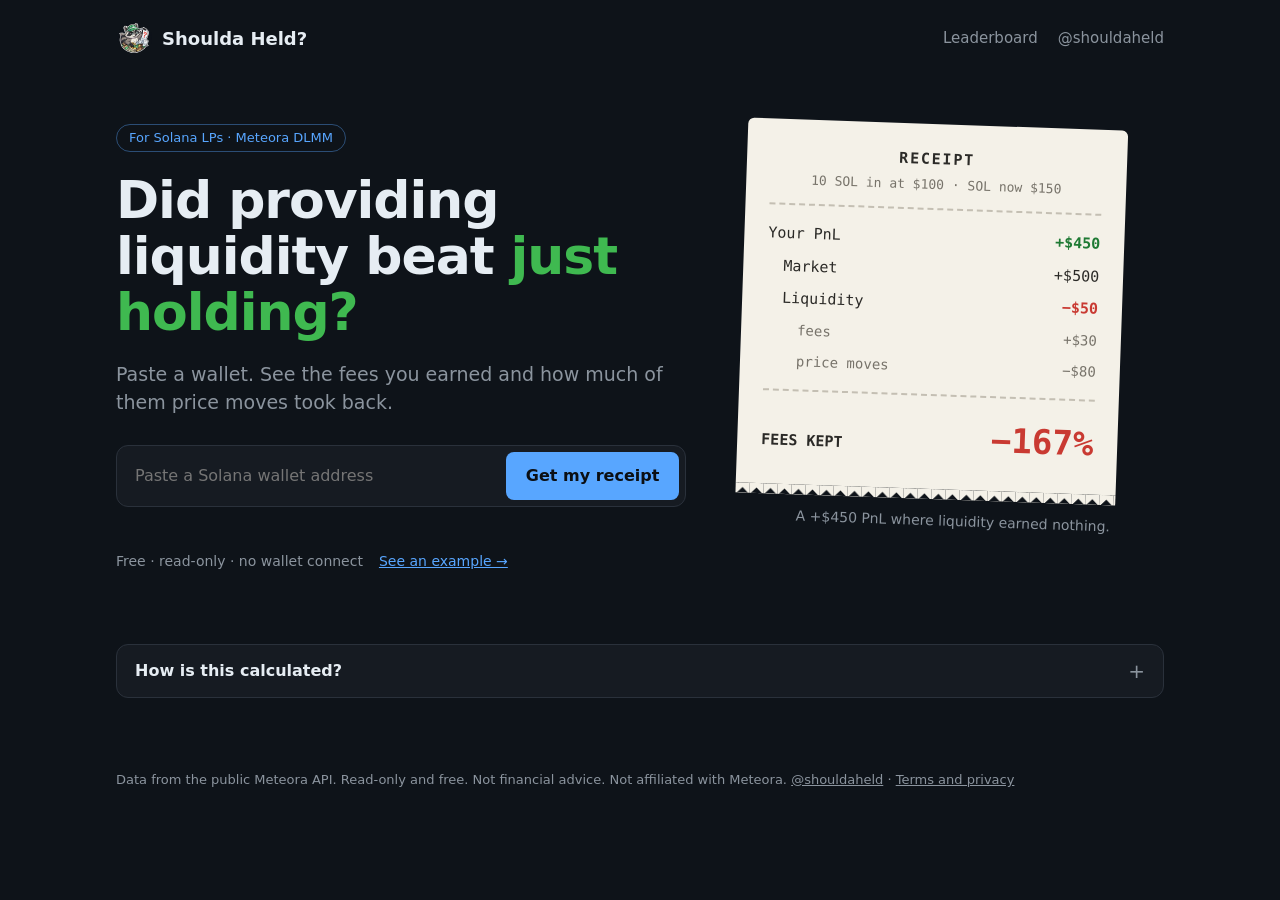
<file: index.html>
<!doctype html>
<html lang="en">
<head>
<meta charset="utf-8">
<meta name="viewport" content="width=device-width, initial-scale=1">
<title>Shoulda Held? — did providing liquidity beat just holding?</title>
<meta name="description" content="Your PnL includes the market. See what providing liquidity on Solana actually earned you, and how much of your fees you kept.">
<meta property="og:type" content="website">
<meta property="og:title" content="Did providing liquidity beat just holding?">
<meta property="og:description" content="Your PnL includes the market. Get a free receipt for your Meteora LP: fees earned vs what price moves took.">
<meta property="og:url" content="https://shouldaheld.com/">
<meta property="og:image" content="https://shouldaheld.com/img/og.png">
<meta property="og:image:width" content="1200"><meta property="og:image:height" content="630">
<meta name="twitter:card" content="summary_large_image"><meta name="twitter:site" content="@shouldaheld">
<meta name="twitter:title" content="Did providing liquidity beat just holding?">
<meta name="twitter:description" content="Your PnL includes the market. Get a free receipt for your Meteora LP: fees earned vs what price moves took.">
<meta name="twitter:image" content="https://shouldaheld.com/img/og.png">
<link rel="icon" href="img/raccoon.png">
<link rel="stylesheet" href="style.css?v=202611011824">
</head>
<body>
<div class="wrap">
  <header>
    <a class="brand" href="./"><img src="img/raccoon.png" alt="" width="36" height="36">Shoulda Held?</a>
    <nav><a class="xlink" href="top.html">Leaderboard</a><a class="xlink" href="https://x.com/shouldaheld" target="_blank" rel="noopener">@shouldaheld</a></nav>
  </header>

  <section class="hero" id="top">
    <div>
      <span class="pill-label">For Solana LPs · Meteora DLMM</span>
      <h1>Did providing liquidity beat <span>just holding?</span></h1>
      <p class="lead">Paste a wallet. See the fees you earned and how much of them price moves took back.</p>
      <form id="form">
        <input id="wallet" placeholder="Paste a Solana wallet address" autocomplete="off" spellcheck="false" aria-label="Solana wallet address">
        <button id="go">Get my receipt</button>
      </form>
      <div id="error" role="alert"></div>
      <div class="trust"><span>Free · read-only · no wallet connect</span><a href="#" id="example">See an example →</a></div>
    </div>

    <div id="intro">
      <div class="paper example" aria-label="Example receipt">
        <div class="title">RECEIPT</div>
        <div class="sub-title">10 SOL in at $100 · SOL now $150</div>
        <div class="rule"></div>
        <div class="row"><span>Your PnL</span><b class="good">+$450</b></div>
        <div class="row indent"><span>Market</span><span>+$500</span></div>
        <div class="row indent"><span>Liquidity</span><b class="bad">−$50</b></div>
        <div class="row indent2"><span>fees</span><span>+$30</span></div>
        <div class="row indent2"><span>price moves</span><span>−$80</span></div>
        <div class="rule"></div>
        <div class="row total"><span>FEES KEPT</span><span class="big bad">−167%</span></div>
      </div>
      <p class="example-caption">A +$450 PnL where liquidity earned nothing.</p>
    </div>
  </section>

  <section id="result" hidden>
    <div id="shared" class="shared" hidden>
      <span>You're looking at someone else's receipt.</span>
      <button id="check-own" type="button">Check your wallet</button>
    </div>
    <div class="result-grid">
      <div class="result-receipt">
        <div class="paper">
          <div class="title">RECEIPT</div>
          <div class="verified-stamp" id="verified-badge" hidden>✓ VERIFIED OWNER</div>
          <div class="sub-title" id="scope"></div>
          <div class="rule"></div>
          <div class="row"><span>Your PnL</span><b id="pnl"></b></div>
          <div class="row indent"><span>Market</span><span id="market"></span></div>
          <div class="row indent"><span>Liquidity</span><b id="lp"></b></div>
          <div class="row indent2"><span>fees</span><span id="fees"></span></div>
          <div class="row indent2"><span>price moves</span><span id="cost"></span></div>
          <div class="rule"></div>
          <div class="row total"><span>FEES KEPT</span><span id="hero" class="big"></span></div>
          <div class="rank-line" id="bench" hidden></div>
        </div>
        <p id="unpriced" class="muted small" hidden></p>
      </div>

      <div class="result-panel">
        <h2 id="verdict"></h2>

        <!-- Whose wallet: one slot, its content changes but its place doesn't -->
        <div class="owner" id="owner">
          <div id="owner-ask" hidden>
            <span class="muted">Is this your wallet?</span>
            <button type="button" class="btn small-btn" id="verify-go">It's mine — verify</button>
            <button type="button" class="link-btn" id="owner-no">Just looking</button>
          </div>
          <div id="owner-status" class="muted small" hidden></div>
          <p id="verify-help" class="small muted" hidden></p>
          <p id="verify-msg" class="err-text small" role="status"></p>
        </div>

        <div class="actions">
          <a id="share-x" class="btn" target="_blank" rel="noopener">Share on X</a>
          <button id="download" class="btn secondary" type="button">Download</button>
        </div>
        <details class="duel" id="duel">
          <summary>Compare with a friend</summary>
          <form id="duel-form" novalidate>
            <input id="duel-wallet" placeholder="Their wallet address" autocomplete="off" spellcheck="false" aria-label="Their wallet address">
            <input id="duel-x" placeholder="@handle (optional)" autocomplete="off" aria-label="Their X handle">
            <button id="duel-go">Compare</button>
          </form>
          <p id="duel-msg" class="err-text small" role="status"></p>
          <div id="duel-result" hidden>
            <table><thead id="duel-head"></thead><tbody id="duel-rows"></tbody></table>
            <p id="duel-verdict" class="duel-verdict"></p>
            <a id="duel-share" class="btn" href="#" target="_blank" rel="noopener">Challenge them on X</a>
          </div>
        </details>

        <form id="waitlist" class="waitlist" novalidate>
          <h3 id="wl-title"></h3>
          <p class="muted small" id="wl-text"></p>
          <div id="wl-form" class="wl-row">
            <input id="wl-contact" placeholder="Email or @handle" autocomplete="email" aria-label="Email or X handle">
            <input id="wl-website" class="hp" tabindex="-1" autocomplete="off" aria-hidden="true">
            <button id="wl-go">Join</button>
          </div>
          <div id="wl-done" class="wl-done" hidden>
            <p class="place"><b id="wl-place"></b> <span id="wl-of" class="muted small"></span></p>
            <div class="wl-row"><input id="wl-link" readonly aria-label="Your referral link"><button id="wl-copy" type="button" class="btn secondary">Copy</button></div>
            <p class="muted small">Each LP who joins through your link moves you up 10 places. <a id="wl-share" target="_blank" rel="noopener">Share it on X</a></p>
          </div>
          <p id="wl-msg" class="small" role="status"></p>
          <p class="fine">Only to tell you when copying opens. <a href="terms.html#privacy">What we keep</a></p>
        </form>
      </div>
    </div>

    <details class="panel pools-details">
      <summary>Per-pool breakdown</summary>
      <table>
        <thead><tr><th>Pool</th><th>Fees kept</th><th>Liquidity</th><th>Fees</th></tr></thead>
        <tbody id="rows"></tbody>
      </table>
      <p id="rows-note" class="muted small"></p>
    </details>

    <canvas id="card" width="1200" height="630" aria-hidden="true"></canvas>
    <canvas id="duel-card" width="1200" height="630" aria-hidden="true"></canvas>
  </section>

  <section class="more">
    <details class="panel">
      <summary>How is this calculated?</summary>
      <p><b>Your PnL</b> is the dollar result reported by Meteora: what you have now (or got out) vs the dollar value you put in. It includes the market moving your tokens.</p>
      <p><b>Liquidity</b> compares each position with simply holding the tokens you put in, plus the fees you earned. Closed positions are valued at exit prices, open ones at today's prices. <b>Market</b> is the rest of your PnL.</p>
      <p><b>Fees kept</b> is liquidity divided by fees earned. 100%: price moves cost nothing. 0%: they ate all your fees. Below 0%: holding would have been better. Shown when fees are at least $1.</p>
      <p>Covers Meteora DLMM positions closed in the last 365 days, plus open ones. If a position was swapped entirely into one token, its exit price is estimated from its range edge. Tokens without a price count as $0.</p>
    </details>
  </section>

  <footer>
    Data from the public Meteora API. Read-only and free. Not financial advice. Not affiliated with Meteora.
    <a href="https://x.com/shouldaheld" target="_blank" rel="noopener">@shouldaheld</a> · <a href="terms.html">Terms and privacy</a>
  </footer>
</div>
<script type="module" src="app.js?v=202611011824"></script>
<!-- Cloudflare Web Analytics: cookieless page views, a second count next to our own analytics -->
<script defer src="https://static.cloudflareinsights.com/beacon.min.js" data-cf-beacon='{"token": "d8321dd66836468e9685397cafad2d31"}'></script>
</body>
</html>
</file>
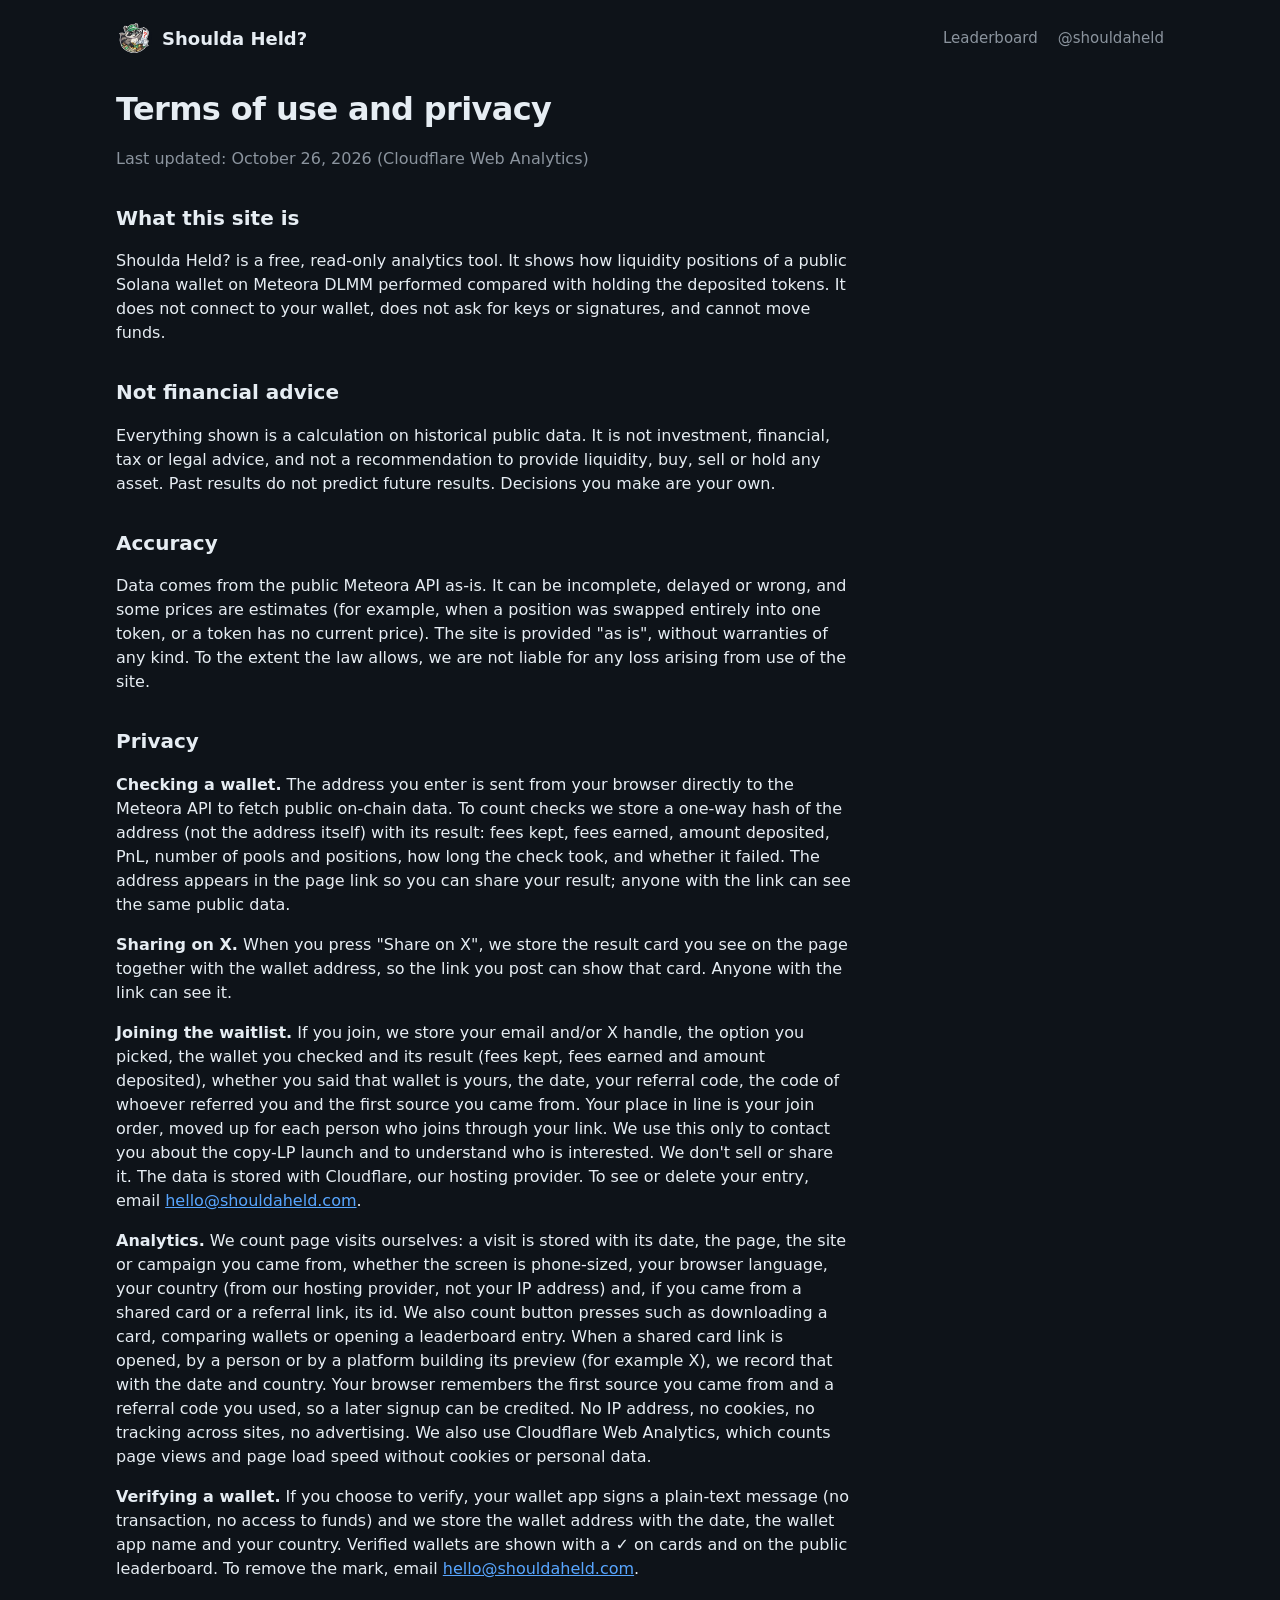
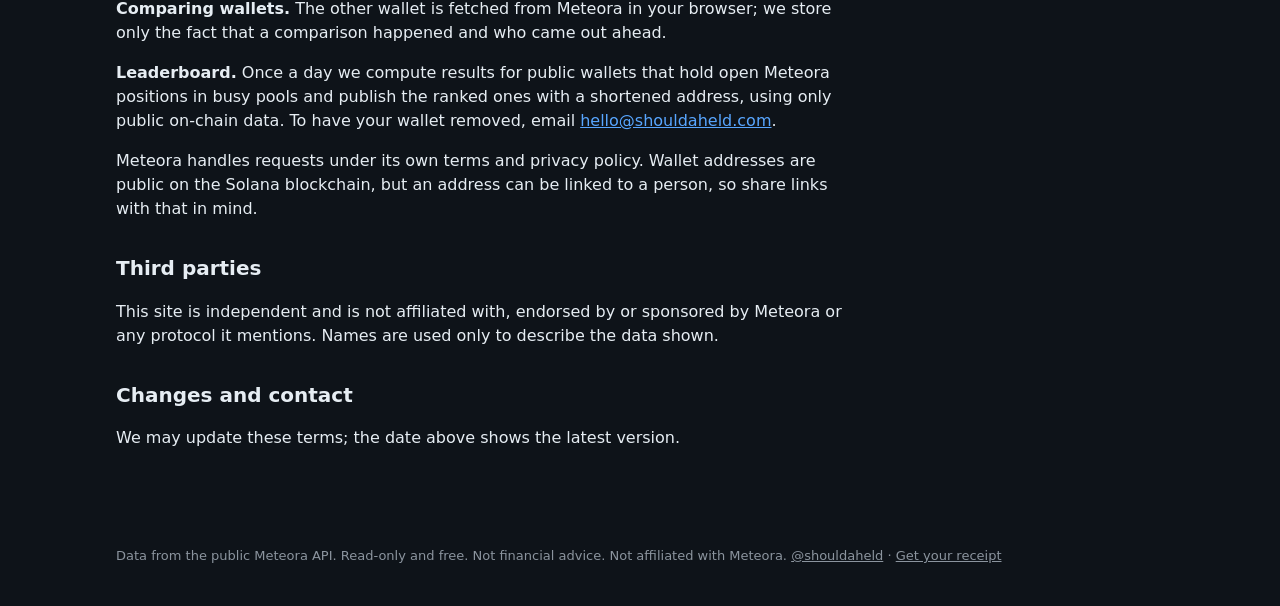
<file: terms.html>
<!doctype html>
<html lang="en">
<head>
<meta charset="utf-8">
<meta name="viewport" content="width=device-width, initial-scale=1">
<title>Terms and Privacy — Shoulda Held?</title>
<link rel="icon" href="img/raccoon.png">
<link rel="stylesheet" href="style.css?v=202611011824">
<style>
  .doc { max-width: 46em; padding: 16px 0 48px; } /* same page width as the site, readable line length */
  .doc h1 { font-size: 32px; } .doc h2 { font-size: 20px; margin-top: 32px; }
</style>
</head>
<body>
<div class="wrap">
  <header>
    <a class="brand" href="./"><img src="img/raccoon.png" alt="" width="36" height="36">Shoulda Held?</a>
    <nav><a class="xlink" href="top.html">Leaderboard</a><a class="xlink" href="https://x.com/shouldaheld" target="_blank" rel="noopener">@shouldaheld</a></nav>
  </header>
<main class="doc">
  <h1>Terms of use and privacy</h1>
  <p class="muted">Last updated: October 26, 2026 (Cloudflare Web Analytics)</p>

  <h2>What this site is</h2>
  <p>Shoulda Held? is a free, read-only analytics tool. It shows how liquidity positions of a public Solana wallet on Meteora DLMM performed compared with holding the deposited tokens. It does not connect to your wallet, does not ask for keys or signatures, and cannot move funds.</p>

  <h2>Not financial advice</h2>
  <p>Everything shown is a calculation on historical public data. It is not investment, financial, tax or legal advice, and not a recommendation to provide liquidity, buy, sell or hold any asset. Past results do not predict future results. Decisions you make are your own.</p>

  <h2>Accuracy</h2>
  <p>Data comes from the public Meteora API as-is. It can be incomplete, delayed or wrong, and some prices are estimates (for example, when a position was swapped entirely into one token, or a token has no current price). The site is provided "as is", without warranties of any kind. To the extent the law allows, we are not liable for any loss arising from use of the site.</p>

  <h2 id="privacy">Privacy</h2>
  <p><b>Checking a wallet.</b> The address you enter is sent from your browser directly to the Meteora API to fetch public on-chain data. To count checks we store a one-way hash of the address (not the address itself) with its result: fees kept, fees earned, amount deposited, PnL, number of pools and positions, how long the check took, and whether it failed. The address appears in the page link so you can share your result; anyone with the link can see the same public data.</p>
  <p><b>Sharing on X.</b> When you press "Share on X", we store the result card you see on the page together with the wallet address, so the link you post can show that card. Anyone with the link can see it.</p>
  <p><b>Joining the waitlist.</b> If you join, we store your email and/or X handle, the option you picked, the wallet you checked and its result (fees kept, fees earned and amount deposited), whether you said that wallet is yours, the date, your referral code, the code of whoever referred you and the first source you came from. Your place in line is your join order, moved up for each person who joins through your link. We use this only to contact you about the copy-LP launch and to understand who is interested. We don't sell or share it. The data is stored with Cloudflare, our hosting provider. To see or delete your entry, email <a href="mailto:hello@shouldaheld.com">hello@shouldaheld.com</a>.</p>
  <p><b>Analytics.</b> We count page visits ourselves: a visit is stored with its date, the page, the site or campaign you came from, whether the screen is phone-sized, your browser language, your country (from our hosting provider, not your IP address) and, if you came from a shared card or a referral link, its id. We also count button presses such as downloading a card, comparing wallets or opening a leaderboard entry. When a shared card link is opened, by a person or by a platform building its preview (for example X), we record that with the date and country. Your browser remembers the first source you came from and a referral code you used, so a later signup can be credited. No IP address, no cookies, no tracking across sites, no advertising. We also use Cloudflare Web Analytics, which counts page views and page load speed without cookies or personal data.</p>
  <p><b>Verifying a wallet.</b> If you choose to verify, your wallet app signs a plain-text message (no transaction, no access to funds) and we store the wallet address with the date, the wallet app name and your country. Verified wallets are shown with a ✓ on cards and on the public leaderboard. To remove the mark, email <a href="mailto:hello@shouldaheld.com">hello@shouldaheld.com</a>.</p>
  <p><b>Comparing wallets.</b> The other wallet is fetched from Meteora in your browser; we store only the fact that a comparison happened and who came out ahead.</p>
  <p><b>Leaderboard.</b> Once a day we compute results for public wallets that hold open Meteora positions in busy pools and publish the ranked ones with a shortened address, using only public on-chain data. To have your wallet removed, email <a href="mailto:hello@shouldaheld.com">hello@shouldaheld.com</a>.</p>
  <p>Meteora handles requests under its own terms and privacy policy. Wallet addresses are public on the Solana blockchain, but an address can be linked to a person, so share links with that in mind.</p>

  <h2>Third parties</h2>
  <p>This site is independent and is not affiliated with, endorsed by or sponsored by Meteora or any protocol it mentions. Names are used only to describe the data shown.</p>

  <h2>Changes and contact</h2>
  <p>We may update these terms; the date above shows the latest version.</p>
</main>
  <footer>
    Data from the public Meteora API. Read-only and free. Not financial advice. Not affiliated with Meteora.
    <a href="https://x.com/shouldaheld" target="_blank" rel="noopener">@shouldaheld</a> · <a href="./">Get your receipt</a>
  </footer>
</div>
<!-- Cloudflare Web Analytics: cookieless page views, a second count next to our own analytics -->
<script defer src="https://static.cloudflareinsights.com/beacon.min.js" data-cf-beacon='{"token": "d8321dd66836468e9685397cafad2d31"}'></script>
</body>
</html>
</file>
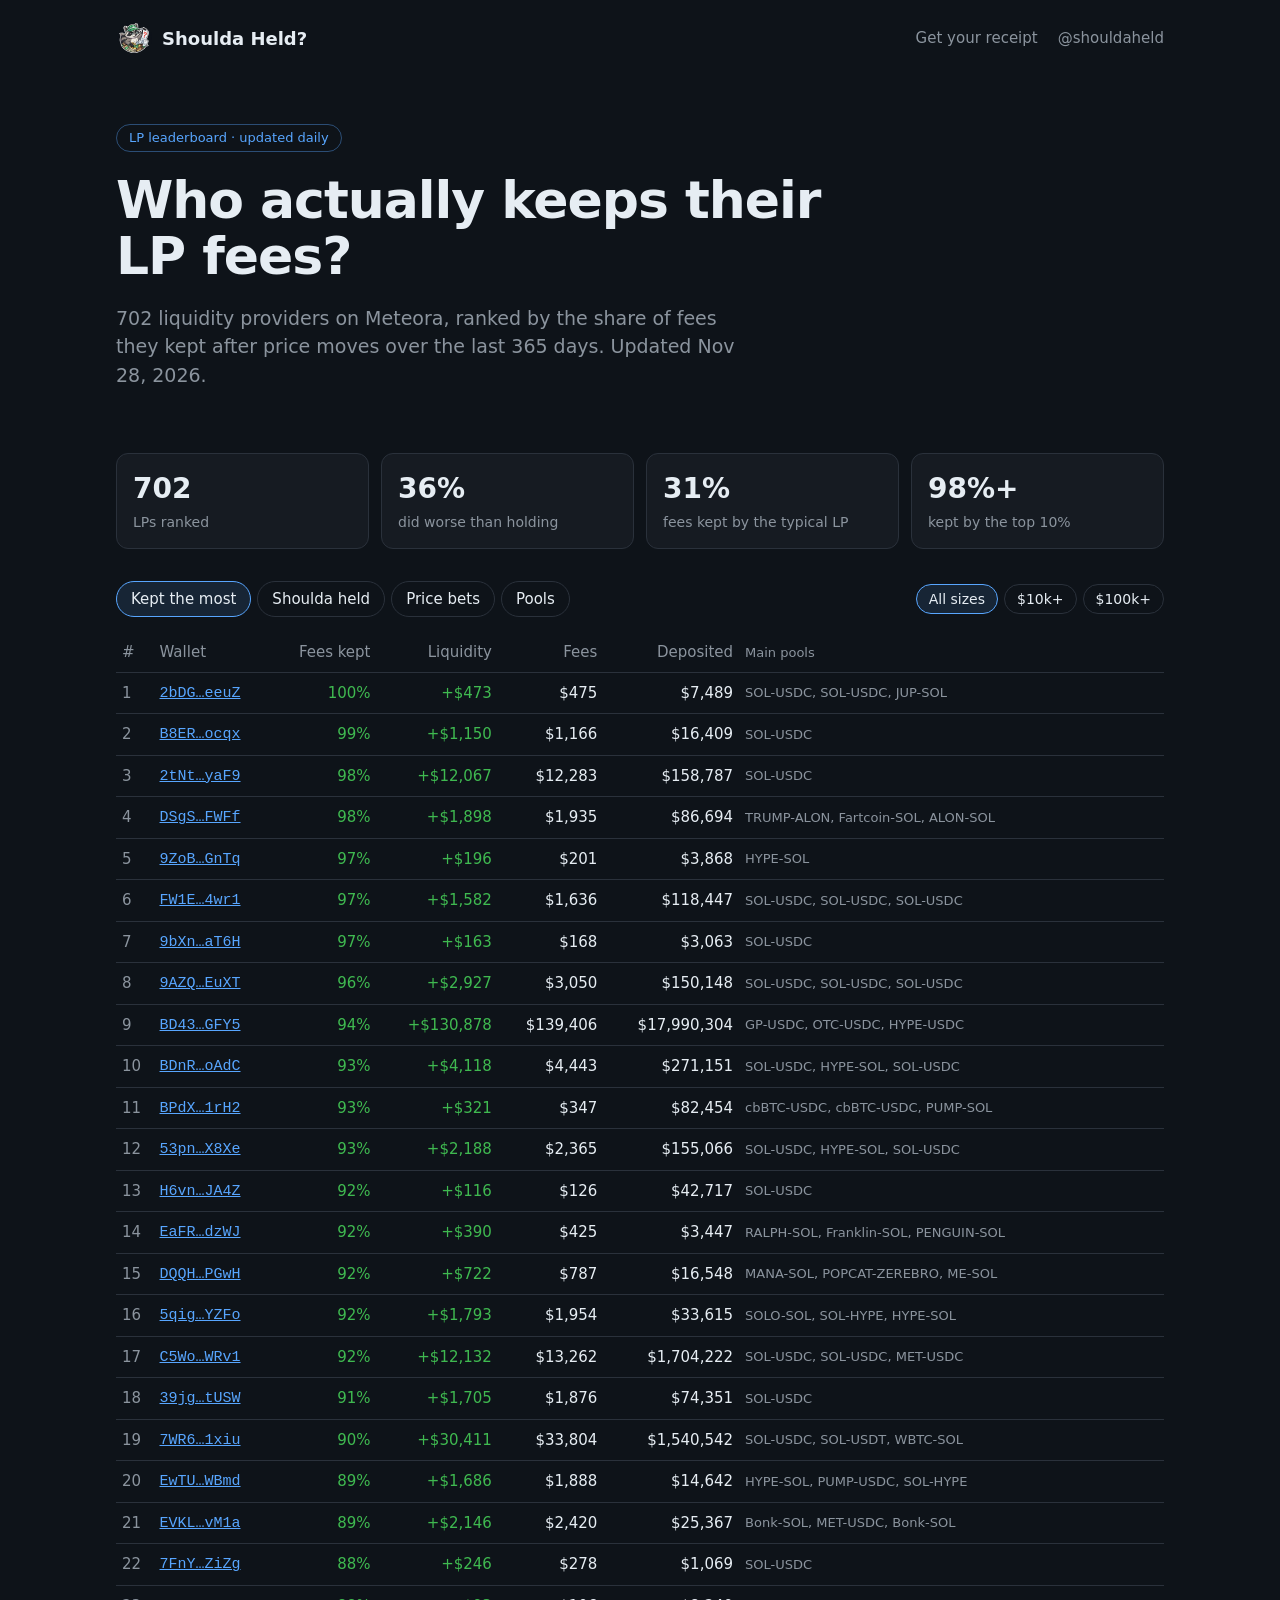
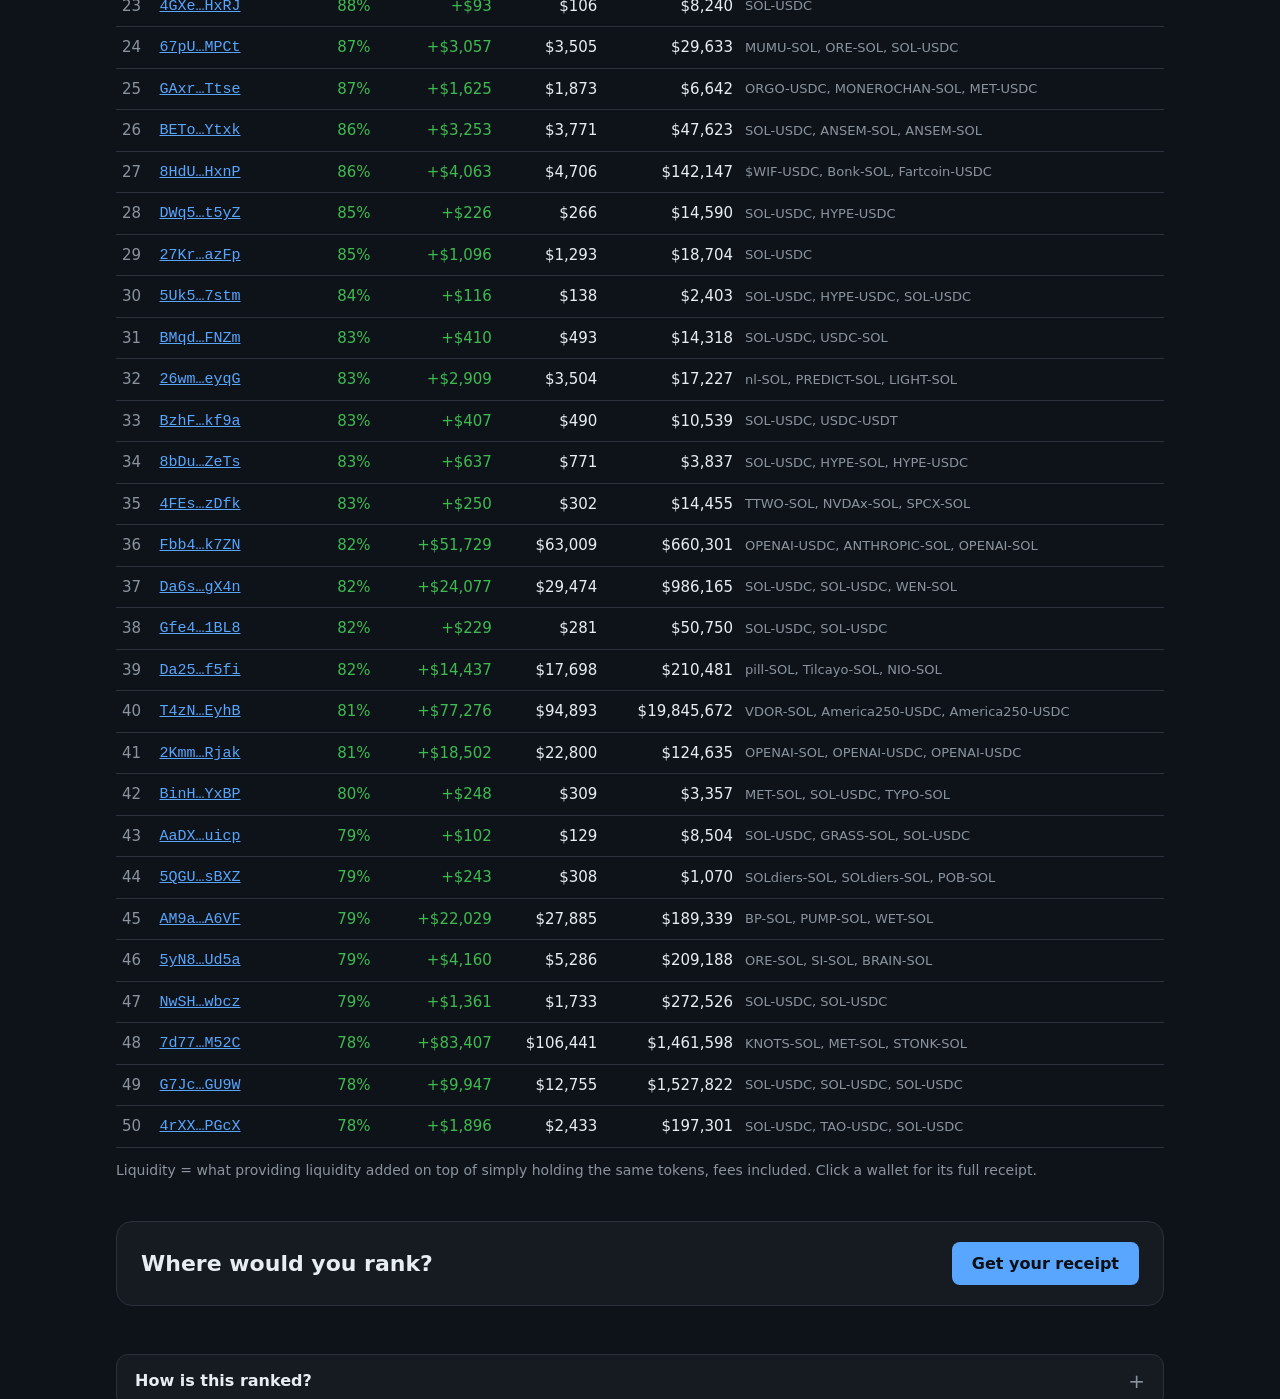
<file: top.html>
<!doctype html>
<html lang="en">
<head>
<meta charset="utf-8">
<meta name="viewport" content="width=device-width, initial-scale=1">
<title>LP Leaderboard — Shoulda Held?</title>
<meta name="description" content="Which Solana liquidity providers actually keep their fees after price moves, and which pools eat them. Updated daily from public Meteora data.">
<meta property="og:type" content="website">
<meta property="og:title" content="Who actually keeps their LP fees?">
<meta property="og:description" content="Daily leaderboard of Meteora liquidity providers, ranked by the share of fees kept after price moves.">
<meta property="og:url" content="https://shouldaheld.com/top.html">
<meta property="og:image" content="https://shouldaheld.com/img/og-top.png">
<meta property="og:image:width" content="1200"><meta property="og:image:height" content="630">
<meta name="twitter:card" content="summary_large_image"><meta name="twitter:site" content="@shouldaheld">
<meta name="twitter:title" content="Who actually keeps their LP fees?">
<meta name="twitter:description" content="Daily leaderboard of Meteora liquidity providers, ranked by the share of fees kept after price moves.">
<meta name="twitter:image" content="https://shouldaheld.com/img/og-top.png">
<link rel="icon" href="img/raccoon.png">
<link rel="stylesheet" href="style.css?v=202611011824">
<style>
  .board-hero { padding: 48px 0 8px; max-width: 760px; } /* same top offset and title size as the home page */
  @media (max-width: 860px) { .board-hero { padding-top: 24px; } } /* matches .hero on phones */
  .stats { display: grid; grid-template-columns: repeat(4, 1fr); gap: 12px; margin: 28px 0 8px; }
  .stat { background: var(--panel); border: 1px solid var(--line); border-radius: 12px; padding: 14px 16px; }
  .stat b { display: block; font-size: 28px; font-variant-numeric: tabular-nums; }
  .stat span { color: var(--muted); font-size: 14px; }
  .bar { display: flex; justify-content: space-between; align-items: center; gap: 12px; flex-wrap: wrap; margin: 32px 0 4px; }
  .tabs, .sizes { display: flex; gap: 6px; flex-wrap: wrap; }
  .tabs button, .sizes button { background: transparent; color: var(--text); border: 1px solid var(--line); border-radius: 999px; padding: 8px 14px; font-size: 15px; font-weight: 500; }
  .tabs button[aria-pressed="true"], .sizes button[aria-pressed="true"] { border-color: var(--accent); background: rgba(88, 166, 255, .12); }
  .sizes button { padding: 6px 12px; font-size: 14px; }
  .board { overflow-x: auto; }
  .board table { font-variant-numeric: tabular-nums; }
  .board td:first-child { color: var(--muted); width: 2.5em; }
  .board td.who { text-align: left; } .board th.who { text-align: left; }
  .board .pools { color: var(--muted); font-size: 13px; text-align: left; white-space: normal; min-width: 12em; }
  .mono { font-family: var(--mono); }
  .note { margin: 12px 0 0; }
  .cta { display: flex; justify-content: space-between; align-items: center; gap: 16px; flex-wrap: wrap; background: var(--panel); border: 1px solid var(--line); border-radius: 16px; padding: 20px 24px; margin: 40px 0 48px; }
  .cta h2 { margin: 0; font-size: 22px; }
  @media (max-width: 760px) {
    .stats { grid-template-columns: 1fr 1fr; }
    .board .pools, .board th.pools { display: none; }
  }
</style>
</head>
<body>
<div class="wrap">
  <header>
    <a class="brand" href="./"><img src="img/raccoon.png" alt="" width="36" height="36">Shoulda Held?</a>
    <nav><a class="xlink" href="./">Get your receipt</a><a class="xlink" href="https://x.com/shouldaheld" target="_blank" rel="noopener">@shouldaheld</a></nav>
  </header>

  <section class="board-hero">
    <span class="pill-label">LP leaderboard · updated daily</span>
    <h1>Who actually keeps their LP fees?</h1>
    <p class="lead" id="lead">Liquidity providers on Meteora, ranked by the share of fees they kept after price moves over the last 365 days.</p>
  </section>

  <div class="stats" id="stats"></div>

  <div class="bar">
    <div class="tabs" role="group" aria-label="Board">
      <button type="button" data-tab="fame" aria-pressed="true">Kept the most</button>
      <button type="button" data-tab="shame" aria-pressed="false">Shoulda held</button>
      <button type="button" data-tab="bets" aria-pressed="false">Price bets</button>
      <button type="button" data-tab="pools" aria-pressed="false">Pools</button>
    </div>
    <div class="sizes" role="group" aria-label="Deposit size" id="sizes">
      <button type="button" data-min="0" aria-pressed="true">All sizes</button>
      <button type="button" data-min="10000" aria-pressed="false">$10k+</button>
      <button type="button" data-min="100000" aria-pressed="false">$100k+</button>
    </div>
  </div>
  <div class="board"><table><thead id="head"></thead><tbody id="body"></tbody></table></div>
  <p class="muted small note" id="note"></p>

  <div class="cta">
    <h2>Where would you rank?</h2>
    <a class="btn" href="./">Get your receipt</a>
  </div>

  <details class="panel">
    <summary>How is this ranked?</summary>
    <p>Every day we take the Meteora DLMM pools with the most fees in the last 24 hours (TVL over $100k), find the wallets with open positions there, and build each wallet's receipt for the last 365 days, the same way as on the main page.</p>
    <p><b>Fees kept</b> is what liquidity earned after price moves, divided by the fees earned. 100%: price moves cost nothing. Below 0%: holding the tokens would have done better. Wallets with less than $100 of fees, less than $1,000 deposited, or fees under 0.25% of what they put in are left out (there the ratio is mostly noise), and so are wallets in more than 300 pools (mostly bots).</p>
    <p><b>Price bets</b> are LPs that beat holding by more than all the fees they earned (fees kept above 100%). Their position's price exposure paid off: that's a bet, not keeping fees, so they're listed apart.</p>
    <p><b>✓</b> marks wallets whose owner proved them by signing a message on this site.</p>
    <p><b>Pools</b> show, among the LPs we saw in each pool, how many beat holding and the share of fees the typical (median) LP kept. These are public on-chain positions; this is not a recommendation to copy anyone or to use any pool.</p>
  </details>

  <footer>
    Data from the public Meteora API. Read-only and free. Not financial advice. Not affiliated with Meteora.
    <a href="https://x.com/shouldaheld" target="_blank" rel="noopener">@shouldaheld</a> · <a href="terms.html">Terms and privacy</a>
  </footer>
</div>
<script type="module" src="top.js?v=202611011824"></script>
<!-- Cloudflare Web Analytics: cookieless page views, a second count next to our own analytics -->
<script defer src="https://static.cloudflareinsights.com/beacon.min.js" data-cf-beacon='{"token": "d8321dd66836468e9685397cafad2d31"}'></script>
</body>
</html>
</file>
<file: style.css>
/* Shared by index.html and top.html */
:root {
  --bg: #0e1319; --panel: #161b22; --line: #2a313b; --text: #e6edf3; --muted: #8b949e;
  --good: #3fb950; --bad: #f85149; --accent: #58a6ff;
  --paper: #f4f1e8; --ink: #2b2a27; --ink-muted: #77736a; --ink-good: #1f7a34; --ink-bad: #c93a32;
  --mono: ui-monospace, "SF Mono", Menlo, Consolas, monospace;
}
* { box-sizing: border-box; }
[hidden] { display: none !important; } /* layout rules below must not resurrect hidden blocks */
body { margin: 0; background: var(--bg); color: var(--text); font: 16px/1.5 system-ui, -apple-system, "Segoe UI", sans-serif; }
a { color: var(--accent); }
.wrap { max-width: 1080px; margin: 0 auto; padding: 0 16px; }
.muted { color: var(--muted); }
.small { font-size: 14px; }

header { display: flex; align-items: center; justify-content: space-between; padding: 20px 0; }
.brand { display: flex; align-items: center; gap: 10px; color: var(--text); text-decoration: none; font-weight: 700; font-size: 18px; }
.brand img { width: 36px; height: 36px; border-radius: 50%; }
.xlink { color: var(--muted); text-decoration: none; font-size: 15px; }
.xlink:hover { color: var(--text); }
header nav { display: flex; gap: 20px; }
.brand { white-space: nowrap; }

.hero { display: grid; grid-template-columns: 1.15fr 0.85fr; gap: 56px; align-items: start; padding: 48px 0 72px; } /* top-aligned: pill and title sit at the same spot on every page */
.pill-label { display: inline-block; font-size: 13px; color: var(--accent); border: 1px solid rgba(88, 166, 255, .4); border-radius: 999px; padding: 3px 12px; margin-bottom: 20px; }
h1 { font-size: 52px; line-height: 1.08; letter-spacing: -0.02em; margin: 0 0 20px; }
h1 span { color: var(--good); }
.lead { font-size: 19px; color: var(--muted); margin: 0 0 28px; max-width: 34em; }

#form { display: flex; gap: 8px; background: var(--panel); border: 1px solid var(--line); border-radius: 12px; padding: 6px; }
#form:focus-within { border-color: var(--accent); }
#wallet { flex: 1; min-width: 0; border: 0; background: transparent; color: var(--text); font: inherit; font-size: 16px; padding: 12px; outline: none; }
button, .btn { border: 0; border-radius: 8px; background: var(--accent); color: #0b0f14; font: 600 16px system-ui, sans-serif; padding: 12px 20px; cursor: pointer; text-decoration: none; display: inline-flex; align-items: center; justify-content: center; white-space: nowrap; }
button:disabled { opacity: .6; cursor: wait; }
.btn.secondary { background: transparent; color: var(--text); border: 1px solid var(--line); }
.trust { display: flex; gap: 16px; flex-wrap: wrap; font-size: 14px; color: var(--muted); margin-top: 12px; }
#error { color: var(--bad); min-height: 24px; margin-top: 8px; }

/* Paper receipt, used for the example and for the real result */
.paper { position: relative; background: var(--paper); color: var(--ink); font-family: var(--mono); font-size: 15px; padding: 24px 24px 20px; border-radius: 6px 6px 0 0; font-variant-numeric: tabular-nums; }
.paper::after { content: ""; position: absolute; left: 0; right: 0; bottom: -10px; height: 10px;
  background: linear-gradient(135deg, var(--paper) 50%, transparent 50%) 0 0 / 14px 10px repeat-x,
              linear-gradient(225deg, var(--paper) 50%, transparent 50%) 0 0 / 14px 10px repeat-x; }
.paper .title { text-align: center; font-weight: 700; letter-spacing: .12em; margin-bottom: 4px; }
.paper .sub-title { text-align: center; color: var(--ink-muted); font-size: 13px; margin-bottom: 14px; }
.rule { border-top: 2px dashed #c4bfb3; margin: 12px 0; }
.row { display: flex; justify-content: space-between; gap: 12px; padding: 5px 0; }
.row.indent { padding-left: 16px; } .row.indent2 { padding-left: 32px; color: var(--ink-muted); font-size: 14px; }
.row b { font-weight: 700; }
.row.total { align-items: baseline; font-weight: 700; }
.row.total .big { font-size: 34px; }
.paper .good { color: var(--ink-good); } .paper .bad { color: var(--ink-bad); }
.example { transform: rotate(2deg); max-width: 380px; justify-self: center; width: 100%; }
.example-caption { text-align: center; color: var(--muted); font-size: 14px; margin-top: 22px; transform: rotate(2deg); }

/* After a check the hero shrinks to a one-column search bar above the receipt */
/* Same container width on every page and state; only the content inside changes */
.hero.compact { grid-template-columns: 1fr; padding: 12px 0 28px; }
.hero.compact #form, .hero.compact #error, .hero.compact .trust { max-width: 680px; }
.hero.compact h1 { font-size: 30px; } .hero.compact .lead, .hero.compact .pill-label { display: none; }

/* Result */

/* Result: receipt on the left, one action panel on the right; on phones the panel goes under the receipt.
   Blocks change their content in place, they don't appear above the receipt, so nothing jumps. */
#result { padding: 8px 0 40px; }
.shared { display: flex; align-items: center; justify-content: space-between; gap: 12px; flex-wrap: wrap; background: var(--panel); border: 1px solid var(--accent); border-radius: 12px; padding: 12px 16px; margin-bottom: 20px; }
.result-grid { display: grid; grid-template-columns: minmax(0, 420px) minmax(0, 1fr); gap: 40px; align-items: start; }
.result-receipt { position: sticky; top: 16px; }
#unpriced { margin: 20px 0 0; }
.rank-line { text-align: center; font-size: 13px; color: var(--ink-muted); margin-top: 10px; }
.rank-line a { color: var(--ink); }
.verified-stamp { text-align: center; color: var(--ink-good); font-weight: 700; font-size: 13px; letter-spacing: .1em; margin: -2px 0 6px; }
.badge-ok { color: var(--good); margin-left: 4px; }
.good-text { color: var(--good); }
#verdict { font-size: 28px; line-height: 1.2; margin: 4px 0 14px; }
.owner { min-height: 44px; margin-bottom: 18px; }
#owner-ask { display: flex; align-items: center; gap: 10px; flex-wrap: wrap; }
.small-btn { padding: 8px 14px; font-size: 15px; }
.link-btn { background: none; border: 0; padding: 0; color: var(--muted); font: inherit; text-decoration: underline; cursor: pointer; }
#owner-status .link-btn { font-size: 14px; }
.owner p { margin: 6px 0 0; } .owner p:empty { display: none; }
.err-text { color: var(--bad); margin: 6px 0 0; }
.actions { display: flex; gap: 10px; }
.actions .btn:first-child { flex: 2; } .actions .btn { flex: 1; }
.duel { border: 0; padding: 12px 0 0; }
.duel summary { font-weight: 500; color: var(--accent); }
#duel-form { display: flex; gap: 8px; flex-wrap: wrap; margin-top: 12px; }
#duel-form input, .wl-row input { flex: 1 1 160px; min-width: 0; border: 1px solid var(--line); border-radius: 8px; background: var(--bg); color: var(--text); font: inherit; padding: 11px 12px; }
#duel-form input:focus, .wl-row input:focus { outline: none; border-color: var(--accent); }
.duel table td:first-child { color: var(--muted); }
.duel-verdict { font-weight: 700; margin: 12px 0; }
.waitlist { background: var(--panel); border: 1px solid var(--line); border-radius: 14px; padding: 18px; margin: 24px 0 0; }
.waitlist h3 { font-size: 18px; line-height: 1.3; margin: 0 0 4px; }
.waitlist > p { margin: 0 0 12px; }
.wl-row { display: flex; gap: 8px; }
.wl-row input#wl-link { font: 13px var(--mono); }
.hp { position: absolute; left: -9999px; width: 1px; height: 1px; }
#wl-msg { margin: 8px 0 0; } #wl-msg:empty { display: none; } #wl-msg.err { color: var(--bad); }
.wl-done .place { margin: 0 0 10px; }
.wl-done .place b { font-size: 32px; color: var(--accent); font-variant-numeric: tabular-nums; }
.wl-done p { margin: 10px 0 0; }
.fine { font-size: 12px; color: var(--muted); margin: 10px 0 0 !important; }
.pools-details { margin-top: 32px; }
#card, #duel-card { display: none; }
/* A wallet with no positions: just the verdict and the waitlist */
#result.empty .result-receipt, #result.empty .actions, #result.empty .duel, #result.empty .pools-details { display: none; }
#result.empty .result-grid { grid-template-columns: 1fr; max-width: 640px; }

/* Fold-outs: one quiet panel each, no rules above and below */
details.panel { background: var(--panel); border: 1px solid var(--line); border-radius: 12px; padding: 14px 18px; }
details.panel + details.panel { margin-top: 12px; }
summary { cursor: pointer; font-weight: 600; list-style: none; display: flex; justify-content: space-between; align-items: center; }
summary::-webkit-details-marker { display: none; }
details.panel > summary::after { content: '+'; color: var(--muted); font-weight: 400; font-size: 20px; line-height: 1; }
details.panel[open] > summary::after { content: '−'; }
details.panel p { color: var(--muted); max-width: 46em; }
details.panel[open] > summary { margin-bottom: 4px; }
table { width: 100%; border-collapse: collapse; font-size: 15px; margin-top: 12px; }
th, td { text-align: left; padding: 8px 6px; border-bottom: 1px solid var(--line); }
th { color: var(--muted); font-weight: 500; }
td:not(:first-child), th:not(:first-child) { text-align: right; white-space: nowrap; }
td.good { color: var(--good); } td.bad { color: var(--bad); }
.tag { font-size: 12px; color: var(--accent); border: 1px solid var(--accent); border-radius: 4px; padding: 0 4px; }

.more { padding: 0 0 40px; }
footer { padding: 32px 0 40px; font-size: 13px; color: var(--muted); }
footer a { color: var(--muted); }

@media (max-width: 860px) {
  .result-grid { grid-template-columns: 1fr; gap: 24px; }
  .result-receipt { position: static; max-width: 460px; width: 100%; margin: 0 auto; }
  .hero { grid-template-columns: 1fr; gap: 40px; padding: 24px 0 48px; }
  h1 { font-size: 36px; }
  .lead { font-size: 17px; }
  .example, .example-caption { transform: none; }
}
@media (max-width: 520px) {
  header nav .xlink + .xlink { display: none; } /* phones: keep one nav link next to the logo */
  #form { flex-direction: column; }
  #verdict { font-size: 22px; }
  .waitlist { padding: 16px; }
}
</file>
